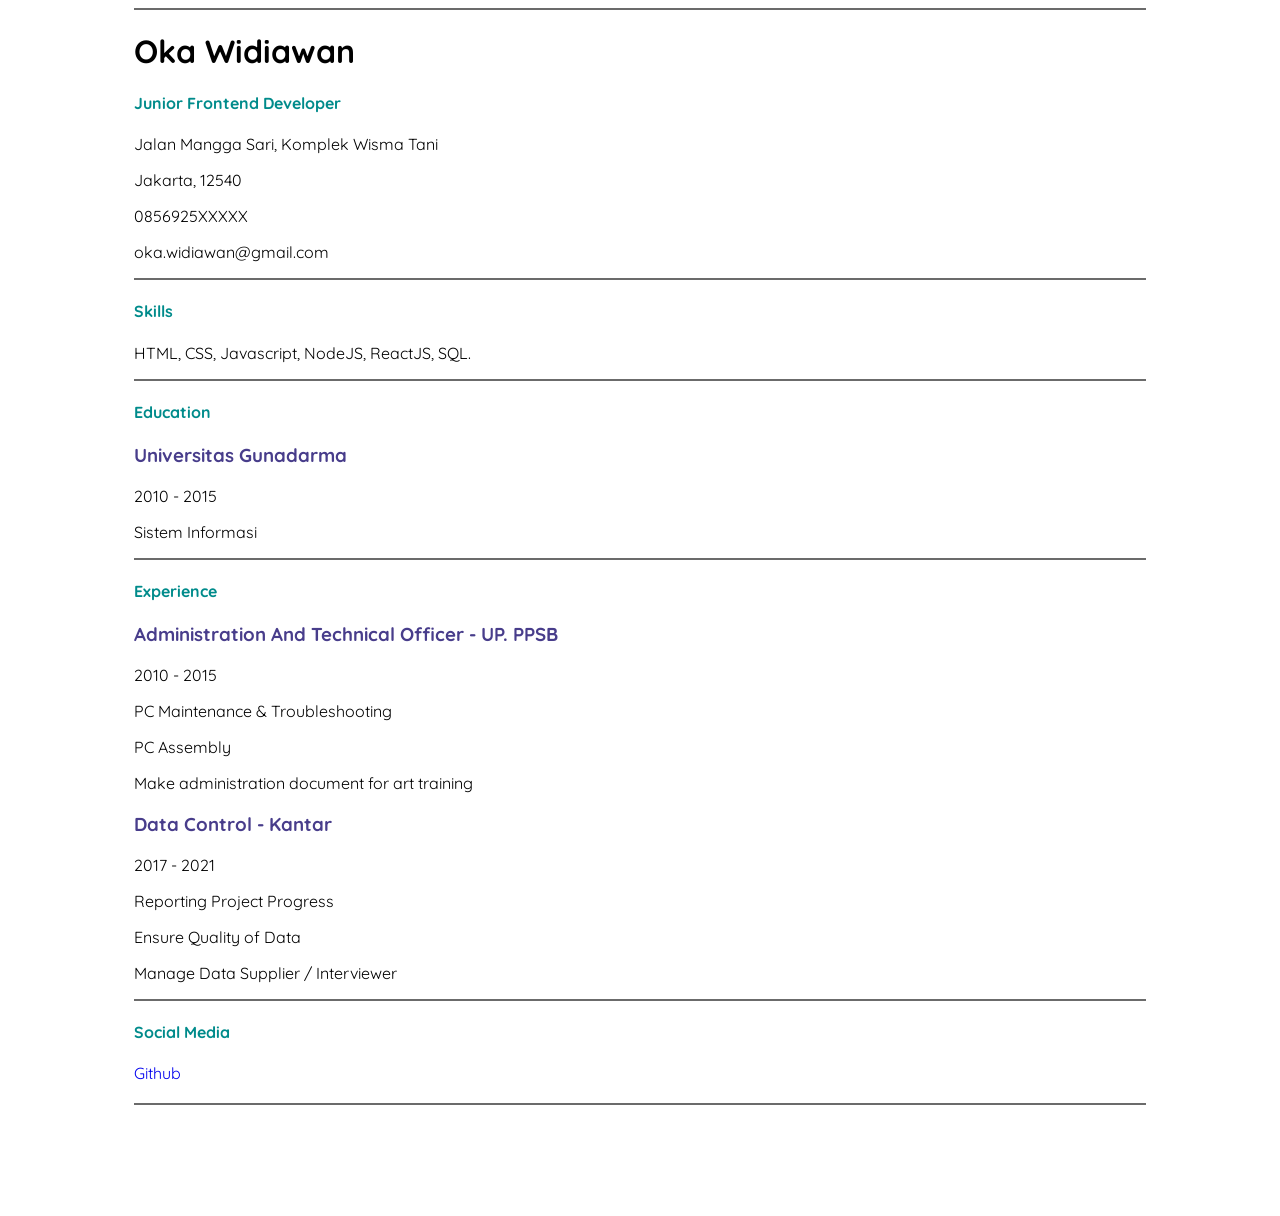
<file: 01-Single-Page-CV/index.html>
<!DOCTYPE html>
<html lang="en">
  <head>
    <meta charset="UTF-8" />
    <meta name="viewport" content="width=device-width, initial-scale=1.0" />
    <link rel="preconnect" href="https://fonts.googleapis.com" />
    <link rel="preconnect" href="https://fonts.gstatic.com" crossorigin />
    <link
      href="https://fonts.googleapis.com/css2?family=Poppins:ital,wght@0,100;0,200;0,300;0,400;0,500;0,600;0,700;0,800;0,900;1,100;1,200;1,300;1,400;1,500;1,600;1,700;1,800;1,900&family=Quicksand:wght@300..700&display=swap"
      rel="stylesheet"
    />
    <title>Single Page CV - Oka</title>
  </head>

  <body style="font-family: 'Quicksand', sans-serif">
    <div style="width: 100%; height: 1200px; display: flex; flex-direction: row; justify-content: center">
      <div style="width: 80%; border-top: 2px solid #6b6b6b">
        <div class="profile">
          <h1>Oka Widiawan</h1>
          <h4 style="color: darkcyan">Junior Frontend Developer</h4>
          <p>Jalan Mangga Sari, Komplek Wisma Tani</p>
          <p>Jakarta, 12540</p>
          <p>0856925XXXXX</p>
          <p>oka.widiawan@gmail.com</p>
        </div>
        <div class="skill" style="border-top: 2px solid #6b6b6b">
          <h4 style="color: darkcyan">Skills</h4>
          <p>HTML, CSS, Javascript, NodeJS, ReactJS, SQL.</p>
        </div>
        <div class="education" style="border-top: 2px solid #6b6b6b">
          <h4 style="color: darkcyan">Education</h4>
          <h3 style="color: darkslateblue">Universitas Gunadarma</h3>
          <p>2010 - 2015</p>
          <p>Sistem Informasi</p>
        </div>
        <div class="experience" style="border-top: 2px solid #6b6b6b">
          <h4 style="color: darkcyan">Experience</h4>
          <h3 style="color: darkslateblue">Administration And Technical Officer - UP. PPSB</h3>
          <p>2010 - 2015</p>
          <p>PC Maintenance & Troubleshooting</p>
          <p>PC Assembly</p>
          <p>Make administration document for art training</p>
          <h3 style="color: darkslateblue">Data Control - Kantar</h3>
          <p>2017 - 2021</p>
          <p>Reporting Project Progress</p>
          <p>Ensure Quality of Data</p>
          <p>Manage Data Supplier / Interviewer</p>
        </div>
        <div class="social-media" style="border-top: 2px solid #6b6b6b; border-bottom: 2px solid #6b6b6b">
          <h4 style="color: darkcyan">Social Media</h4>
          <a href="https://github.com/okawidiawan" style="text-decoration: none; display: block; margin-bottom: 20px">Github</a>
        </div>
      </div>
    </div>
  </body>
</html>
</file>
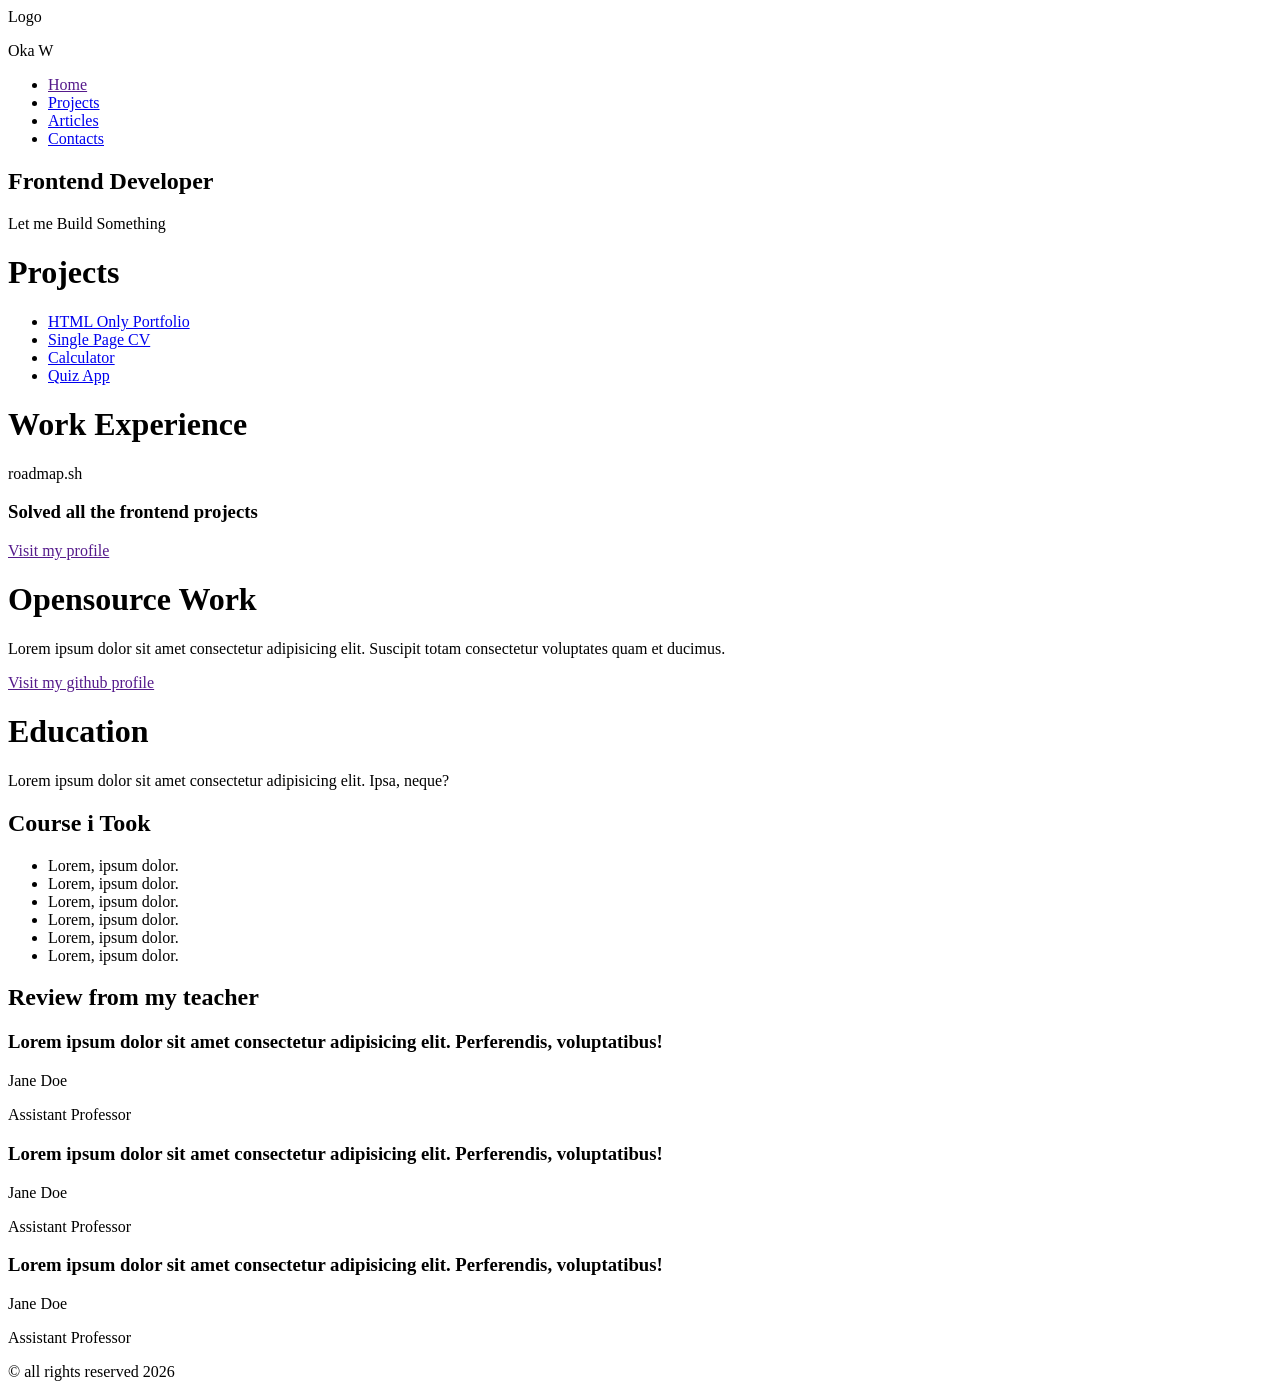
<file: 02-Basic-HTML-Website/index.html>
<!DOCTYPE html>
<html lang="en">
  <head>
    <meta charset="UTF-8" />
    <meta name="viewport" content="width=device-width, initial-scale=1.0" />
    <title>Basic HTML Website</title>
  </head>
  <body>
    <!-- Header -->
    <header>
      <div>
        <span>Logo</span>
        <p>Oka W</p>
      </div>
      <nav>
        <ul>
          <li><a href="">Home</a></li>
          <li><a href="project.html">Projects</a></li>
          <li><a href="articles.html">Articles</a></li>
          <li><a href="contacts.html">Contacts</a></li>
        </ul>
      </nav>
    </header>

    <!-- Main -->
    <section class="hero">
      <div>
        <h1>Frontend Developer</h1>
        <p>Let me Build Something</p>
      </div>
    </section>

    <main class="">
      <div class="project">
        <h1>Projects</h1>
        <ul>
          <li><a href="#">HTML Only Portfolio</a></li>
          <li><a href="#">Single Page CV</a></li>
          <li><a href="#">Calculator</a></li>
          <li><a href="#">Quiz App</a></li>
        </ul>
      </div>
      <div class="work">
        <div class="work-experience">
          <h1>Work Experience</h1>
          <p>roadmap.sh</p>
          <h3>Solved all the frontend projects</h3>
          <a href="">Visit my profile</a>
        </div>
        <div class="opensource-work">
          <h1>Opensource Work</h1>
          <p>Lorem ipsum dolor sit amet consectetur adipisicing elit. Suscipit totam consectetur voluptates quam et ducimus.</p>
          <a href="">Visit my github profile</a>
        </div>
      </div>
      <div class="education">
        <h1>Education</h1>
        <p>Lorem ipsum dolor sit amet consectetur adipisicing elit. Ipsa, neque?</p>
        <h2>Course i Took</h2>
        <ul>
          <li>Lorem, ipsum dolor.</li>
          <li>Lorem, ipsum dolor.</li>
          <li>Lorem, ipsum dolor.</li>
          <li>Lorem, ipsum dolor.</li>
          <li>Lorem, ipsum dolor.</li>
          <li>Lorem, ipsum dolor.</li>
        </ul>
      </div>
    </main>

    <section class="review">
      <h1>Review from my teacher</h1>
      <div class="card">
        <h3>Lorem ipsum dolor sit amet consectetur adipisicing elit. Perferendis, voluptatibus!</h3>
        <p>Jane Doe</p>
        <p>Assistant Professor</p>
      </div>
      <div class="card">
        <h3>Lorem ipsum dolor sit amet consectetur adipisicing elit. Perferendis, voluptatibus!</h3>
        <p>Jane Doe</p>
        <p>Assistant Professor</p>
      </div>
      <div class="card">
        <h3>Lorem ipsum dolor sit amet consectetur adipisicing elit. Perferendis, voluptatibus!</h3>
        <p>Jane Doe</p>
        <p>Assistant Professor</p>
      </div>
    </section>

    <footer>© all rights reserved 2026</footer>
  </body>
</html>
</file>
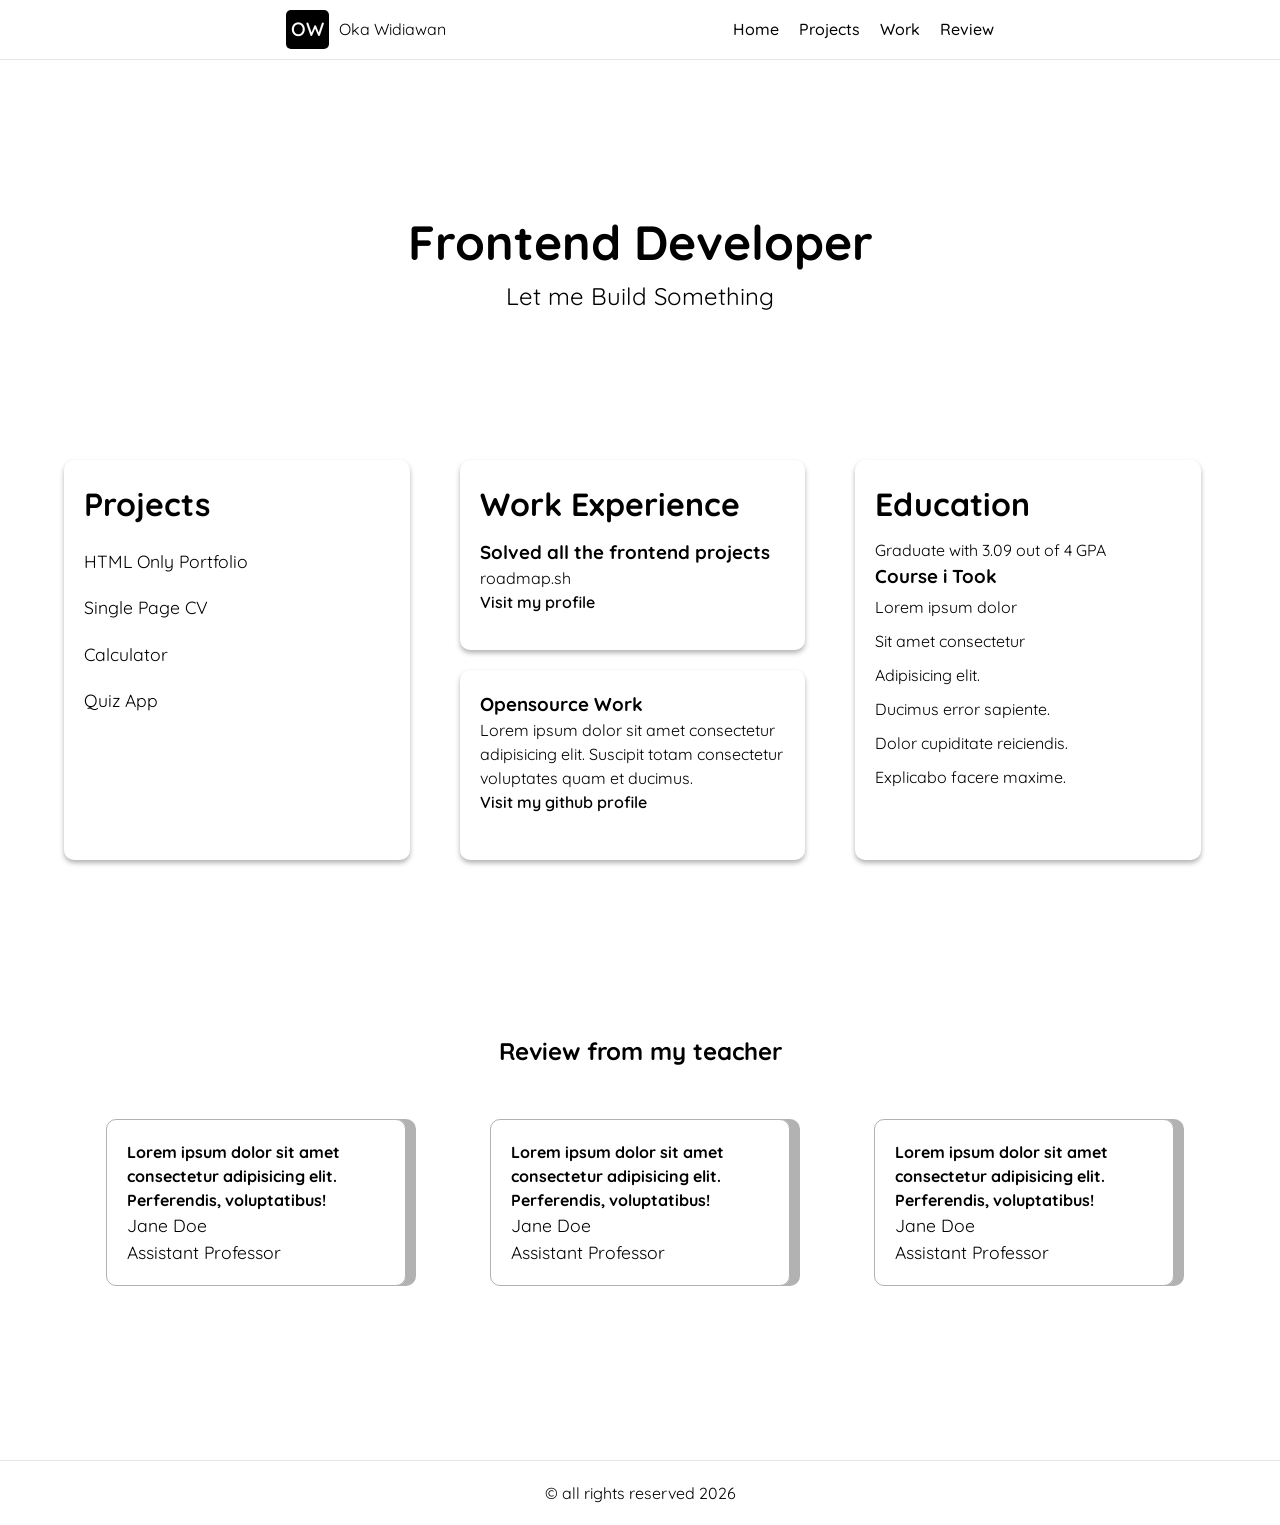
<file: 03-Personal-Portfolio/index.html>
<!doctype html>
<html lang="en">
  <head>
    <meta charset="UTF-8" />
    <meta name="viewport" content="width=device-width, initial-scale=1.0" />
    <title>Personal Portfolio</title>
    <link rel="preconnect" href="https://fonts.googleapis.com" />
    <link rel="preconnect" href="https://fonts.gstatic.com" crossorigin />
    <link
      href="https://fonts.googleapis.com/css2?family=Poppins:ital,wght@0,100;0,200;0,300;0,400;0,500;0,600;0,700;0,800;0,900;1,100;1,200;1,300;1,400;1,500;1,600;1,700;1,800;1,900&family=Quicksand:wght@300..700&display=swap"
      rel="stylesheet"
    />
    <link rel="stylesheet" href="./style.css" />
  </head>
  <body>
    <!-- Header -->
    <header>
      <div class="logo">
        <span>OW</span>
        <p>Oka Widiawan</p>
      </div>
      <nav>
        <ul>
          <li><a href="">Home</a></li>
          <li><a href="#project">Projects</a></li>
          <li><a href="#work">Work</a></li>
          <li><a href="#review">Review</a></li>
        </ul>
      </nav>
    </header>

    <!-- Main -->
    <section class="hero" id="hero">
      <div>
        <h1>Frontend Developer</h1>
        <p>Let me Build Something</p>
      </div>
    </section>

    <!-- Project -->
    <main>
      <div class="main-container">
        <div class="project" id="project">
          <h1>Projects</h1>
          <ul>
            <li><a href="#">HTML Only Portfolio</a></li>
            <li><a href="#">Single Page CV</a></li>
            <li><a href="#">Calculator</a></li>
            <li><a href="#">Quiz App</a></li>
          </ul>
        </div>

        <div class="work" id="work">
          <div class="work-experience">
            <h1>Work Experience</h1>
            <h3>Solved all the frontend projects</h3>
            <p>roadmap.sh</p>
            <a href="">Visit my profile</a>
          </div>
          <div class="opensource-work">
            <h3>Opensource Work</h3>
            <p>Lorem ipsum dolor sit amet consectetur adipisicing elit. Suscipit totam consectetur voluptates quam et ducimus.</p>
            <a href="">Visit my github profile</a>
          </div>
        </div>

        <div class="education">
          <h1>Education</h1>
          <p>Graduate with 3.09 out of 4 GPA</p>
          <h3>Course i Took</h3>
          <ul>
            <li>Lorem ipsum dolor</li>
            <li>Sit amet consectetur</li>
            <li>Adipisicing elit.</li>
            <li>Ducimus error sapiente.</li>
            <li>Dolor cupiditate reiciendis.</li>
            <li>Explicabo facere maxime.</li>
          </ul>
        </div>
      </div>
    </main>

    <!-- Review -->
    <section class="review" id="review">
      <h1>Review from my teacher</h1>
      <div class="card-container">
        <div class="card">
          <h3>Lorem ipsum dolor sit amet consectetur adipisicing elit. Perferendis, voluptatibus!</h3>
          <p>Jane Doe</p>
          <p>Assistant Professor</p>
        </div>
        <div class="card">
          <h3>Lorem ipsum dolor sit amet consectetur adipisicing elit. Perferendis, voluptatibus!</h3>
          <p>Jane Doe</p>
          <p>Assistant Professor</p>
        </div>
        <div class="card">
          <h3>Lorem ipsum dolor sit amet consectetur adipisicing elit. Perferendis, voluptatibus!</h3>
          <p>Jane Doe</p>
          <p>Assistant Professor</p>
        </div>
      </div>
    </section>

    <!-- Footer -->
    <footer>
      <p>© all rights reserved 2026</p>
    </footer>
  </body>
</html>
</file>
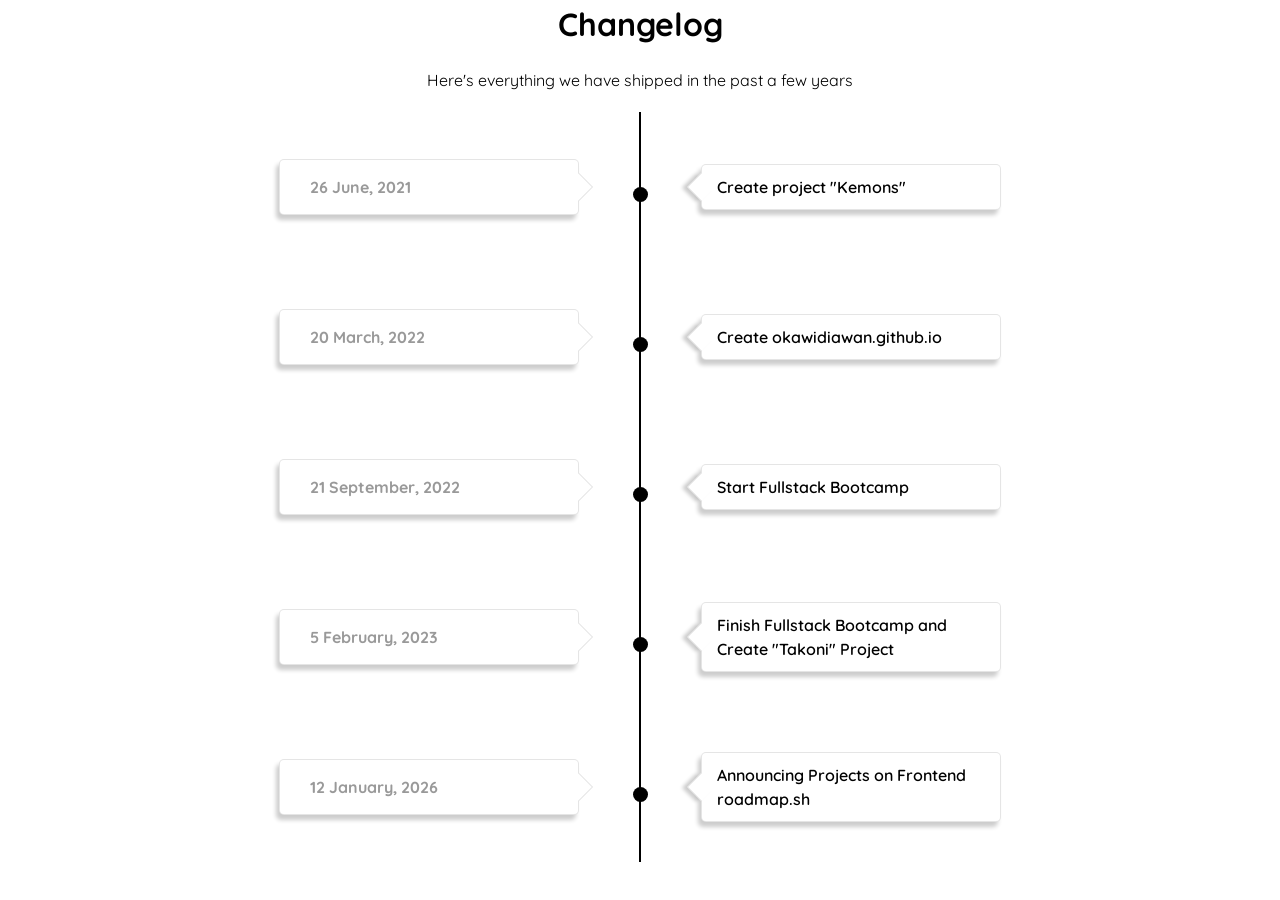
<file: 04-Changelog-Component/index.html>
<!doctype html>
<html lang="en">
  <head>
    <meta charset="UTF-8" />
    <meta name="viewport" content="width=device-width, initial-scale=1.0" />
    <link rel="preconnect" href="https://fonts.googleapis.com" />
    <link rel="preconnect" href="https://fonts.gstatic.com" crossorigin />
    <link
      href="https://fonts.googleapis.com/css2?family=Poppins:ital,wght@0,100;0,200;0,300;0,400;0,500;0,600;0,700;0,800;0,900;1,100;1,200;1,300;1,400;1,500;1,600;1,700;1,800;1,900&family=Quicksand:wght@300..700&display=swap"
      rel="stylesheet"
    />
    <link rel="stylesheet" href="./style.css" />
    <title>Changelog Component</title>
  </head>
  <body>
    <div class="timeline">
      <h1>Changelog</h1>
      <p>Here's everything we have shipped in the past a few years</p>
      <div class="event-container">
        <div class="event">
          <p class="date">26 June, 2021</p>
          <span></span>
          <p class="content">Create project "Kemons"</p>
        </div>
        <div class="event">
          <p class="date">20 March, 2022</p>
          <span></span>
          <p class="content">Create okawidiawan.github.io</p>
        </div>
        <div class="event">
          <p class="date">21 September, 2022</p>
          <span></span>
          <p class="content">Start Fullstack Bootcamp</p>
        </div>
        <div class="event">
          <p class="date">5 February, 2023</p>
          <span></span>
          <p class="content">Finish Fullstack Bootcamp and Create "Takoni" Project</p>
        </div>
        <div class="event">
          <p class="date">12 January, 2026</p>
          <span></span>
          <p class="content">Announcing Projects on Frontend roadmap.sh</p>
        </div>
      </div>
    </div>
  </body>
</html>
</file>
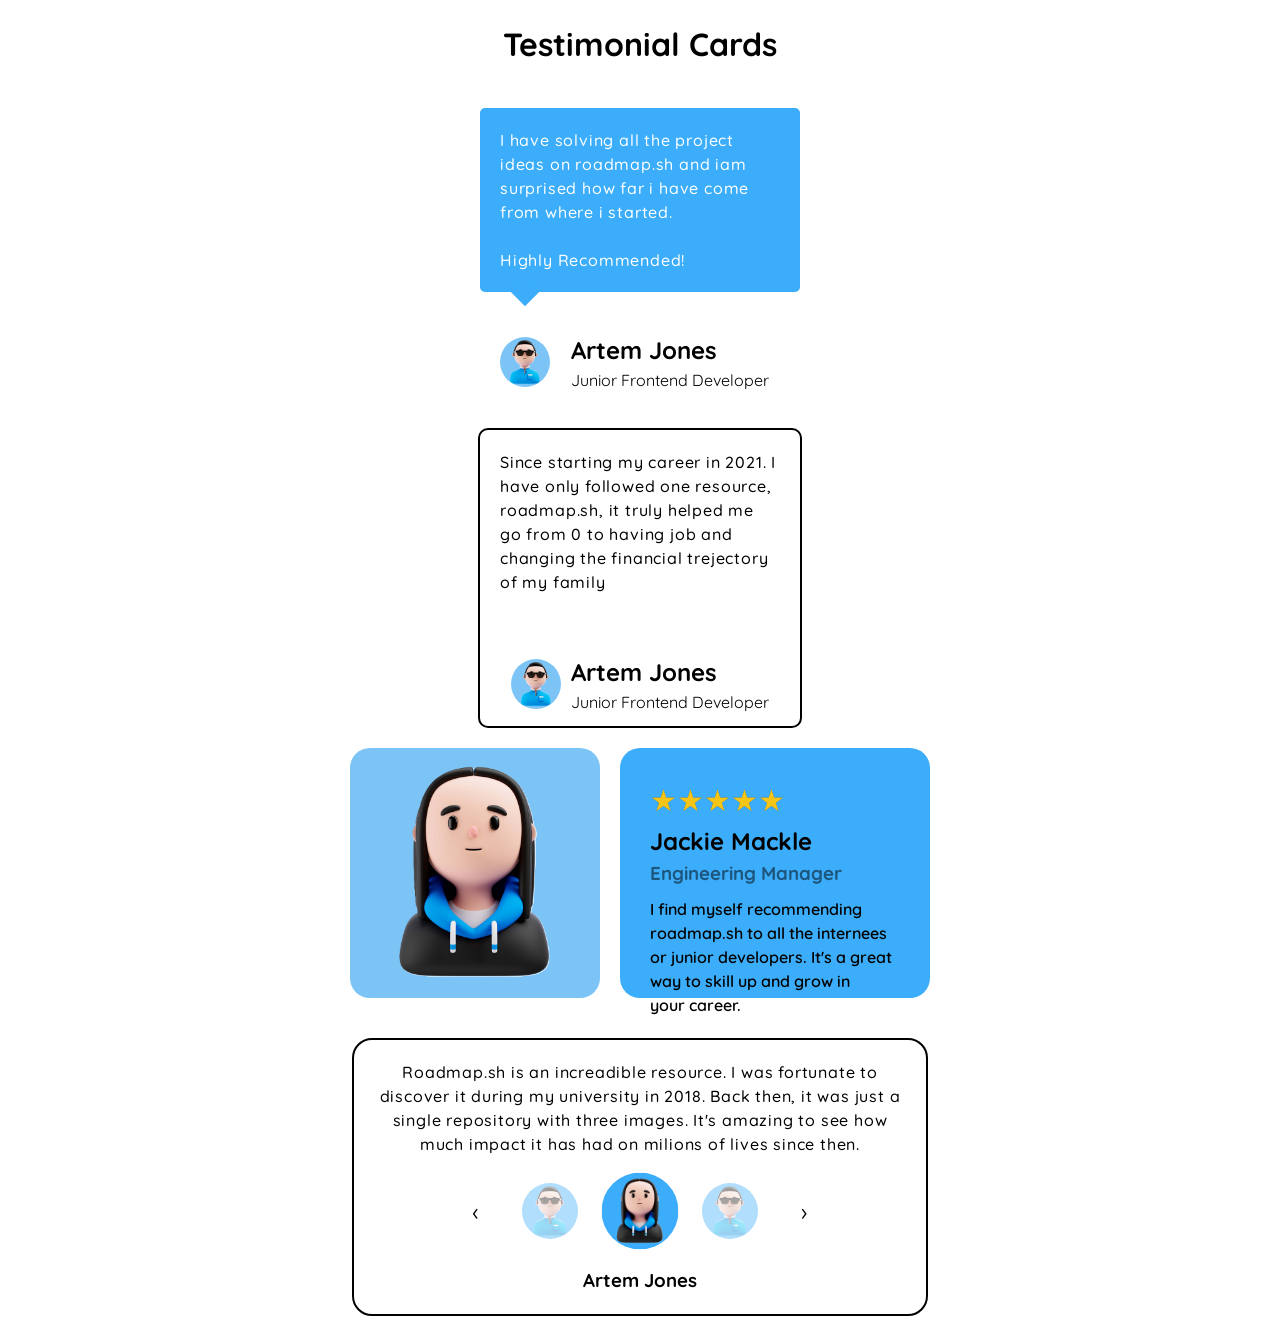
<file: 05-Testimonial-Cards/index.html>
<!doctype html>
<html lang="en">
  <head>
    <meta charset="UTF-8" />
    <meta name="viewport" content="width=device-width, initial-scale=1.0" />
    <link rel="preconnect" href="https://fonts.googleapis.com" />
    <link rel="preconnect" href="https://fonts.gstatic.com" crossorigin />
    <link
      href="https://fonts.googleapis.com/css2?family=Poppins:ital,wght@0,100;0,200;0,300;0,400;0,500;0,600;0,700;0,800;0,900;1,100;1,200;1,300;1,400;1,500;1,600;1,700;1,800;1,900&family=Quicksand:wght@300..700&display=swap"
      rel="stylesheet"
    />
    <link rel="stylesheet" href="./style.css" />
    <title>Testimonial Cards</title>
  </head>
  <body>
    <div class="container">
      <h1>Testimonial Cards</h1>

      <div class="testimonial-container">
        <!-- Testimonial 1 -->
        <div class="testimonial-card-1">
          <div class="testimonial-text">
            <p>I have solving all the project ideas on roadmap.sh and iam surprised how far i have come from where i started.</p>
            <br />
            <p>Highly Recommended!</p>
          </div>
          <div class="testimonial-profile">
            <img src="./img/male.png" alt="" />

            <div class="testimonial-name">
              <h2>Artem Jones</h2>
              <p>Junior Frontend Developer</p>
            </div>
          </div>
        </div>

        <!-- Testimonial 2 -->
        <div class="testimonial-card-2">
          <div class="testimonial-text">
            <p>Since starting my career in 2021. I have only followed one resource, roadmap.sh, it truly helped me go from 0 to having job and changing the financial trejectory of my family</p>
          </div>
          <div class="testimonial-profile">
            <img src="./img/male.png" alt="" />

            <div class="testimonial-name">
              <h2>Artem Jones</h2>
              <p>Junior Frontend Developer</p>
            </div>
          </div>
        </div>

        <!-- Testimonial 3 -->
        <div class="testimonial-card-3">
          <img src="./img/female.png" alt="" />
          <div class="testimonial-detail">
            <div class="rating">
              <div class="stars-bg">★★★★★</div>
              <div class="stars-fill" style="width: 100%">★★★★★</div>
            </div>
            <h2>Jackie Mackle</h2>
            <h3>Engineering Manager</h3>
            <p>I find myself recommending roadmap.sh to all the internees or junior developers. It's a great way to skill up and grow in your career.</p>
          </div>
        </div>

        <!-- Testimonial 4 -->
        <div class="testimonial-card-4">
          <div class="testimonial-text">
            <p>
              Roadmap.sh is an increadible resource. I was fortunate to discover it during my university in 2018. Back then, it was just a single repository with three images. It's amazing to see how much impact it has had on milions of
              lives since then.
            </p>
          </div>
          <div class="testimonial-slider">
            <button class="nav prev">‹</button>

            <div class="track">
              <div class="item">
                <img src="./img/male.png" />
              </div>
              <div class="item active">
                <img src="./img/female.png" />
              </div>
              <div class="item">
                <img src="./img/male.png" />
              </div>
            </div>

            <button class="nav next">›</button>
          </div>
          <div class="testimonial-name">
            <h3>Artem Jones</h3>
          </div>
        </div>
      </div>
    </div>
  </body>
</html>
</file>
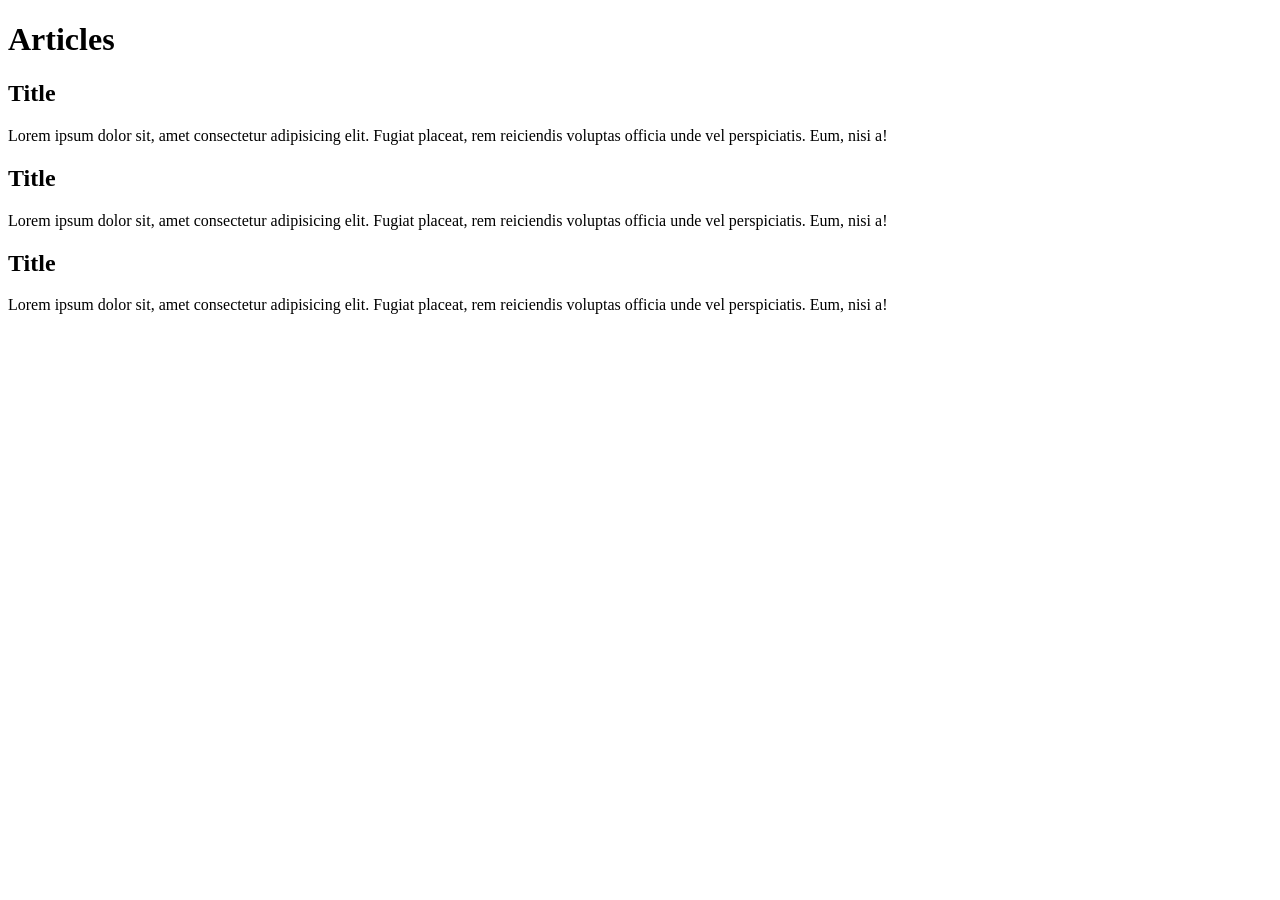
<file: 02-Basic-HTML-Website/articles.html>
<!DOCTYPE html>
<html lang="en">
  <head>
    <meta charset="UTF-8" />
    <meta name="viewport" content="width=device-width, initial-scale=1.0" />
    <title>Articles</title>
  </head>
  <body>
    <main>
      <h1>Articles</h1>
      <div class="card-article">
        <h2>Title</h2>
        <p>Lorem ipsum dolor sit, amet consectetur adipisicing elit. Fugiat placeat, rem reiciendis voluptas officia unde vel perspiciatis. Eum, nisi a!</p>
      </div>
      <div class="card-article">
        <h2>Title</h2>
        <p>Lorem ipsum dolor sit, amet consectetur adipisicing elit. Fugiat placeat, rem reiciendis voluptas officia unde vel perspiciatis. Eum, nisi a!</p>
      </div>
      <div class="card-article">
        <h2>Title</h2>
        <p>Lorem ipsum dolor sit, amet consectetur adipisicing elit. Fugiat placeat, rem reiciendis voluptas officia unde vel perspiciatis. Eum, nisi a!</p>
      </div>
    </main>
  </body>
</html>
</file>
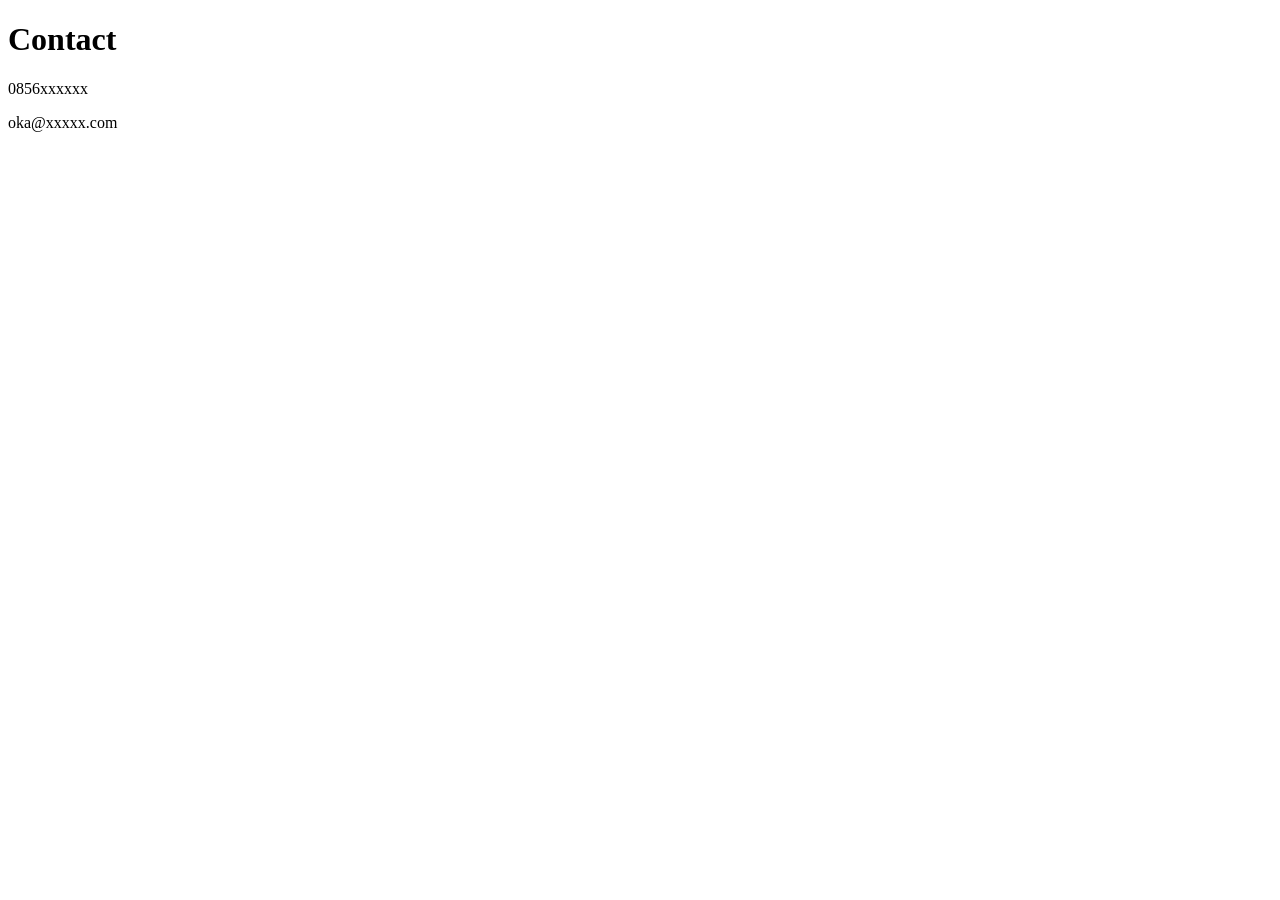
<file: 02-Basic-HTML-Website/contacts.html>
<!DOCTYPE html>
<html lang="en">
  <head>
    <meta charset="UTF-8" />
    <meta name="viewport" content="width=device-width, initial-scale=1.0" />
    <title>Contacts</title>
  </head>
  <body>
    <main>
      <div>
        <h1>Contact</h1>
        <p>0856xxxxxx</p>
        <p>oka@xxxxx.com</p>
      </div>
    </main>
  </body>
</html>
</file>
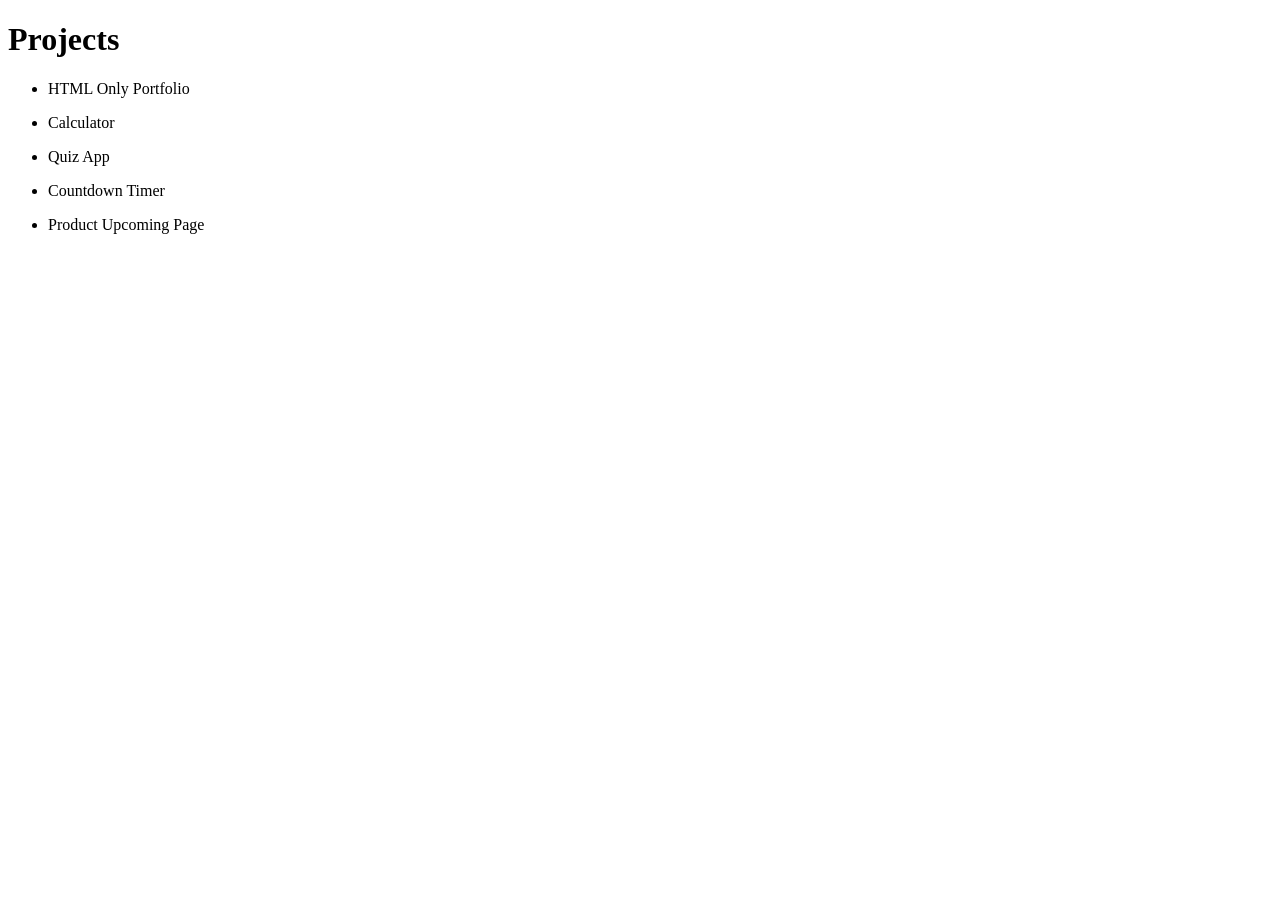
<file: 02-Basic-HTML-Website/project.html>
<!DOCTYPE html>
<html lang="en">
  <head>
    <meta charset="UTF-8" />
    <meta name="viewport" content="width=device-width, initial-scale=1.0" />
    <title>Projects</title>
  </head>
  <body>
    <main>
      <h1>Projects</h1>
      <ul>
        <li>HTML Only Portfolio</li>
      </ul>
      <ul>
        <li>Calculator</li>
      </ul>
      <ul>
        <li>Quiz App</li>
      </ul>
      <ul>
        <li>Countdown Timer</li>
      </ul>
      <ul>
        <li>Product Upcoming Page</li>
      </ul>
    </main>
  </body>
</html>
</file>
<file: 03-Personal-Portfolio/style.css>
/* 1. Use a more-intuitive box-sizing model */
*,
*::before,
*::after {
  box-sizing: border-box;
}

/* 2. Remove default margin */
*:not(dialog) {
  margin: 0;
}

/* 3. Enable keyword animations */
@media (prefers-reduced-motion: no-preference) {
  html {
    interpolate-size: allow-keywords;
  }
}

body {
  /* 4. Add accessible line-height */
  line-height: 1.5;
  /* 5. Improve text rendering */
  -webkit-font-smoothing: antialiased;
}

/* 6. Improve media defaults */
img,
picture,
video,
canvas,
svg {
  display: block;
  max-width: 100%;
}

/* 7. Inherit fonts for form controls */
input,
button,
textarea,
select {
  font: inherit;
}

/* 8. Avoid text overflows */
p,
h1,
h2,
h3,
h4,
h5,
h6 {
  overflow-wrap: break-word;
}

/* 9. Improve line wrapping */
p {
  text-wrap: pretty;
}
h1,
h2,
h3,
h4,
h5,
h6 {
  text-wrap: balance;
}

/*
  10. Create a root stacking context
*/
#root,
#__next {
  isolation: isolate;
}

* {
  font-family: "Quicksand", sans-serif;
  box-sizing: border-box;
}

/* Header Section */
header {
  display: flex;
  border-bottom: 1px solid #e6e5e5;
  justify-content: space-evenly;
  padding: 10px 0;
}

.logo,
nav ul {
  display: flex;
  justify-content: center;
  align-items: center;
}

.logo {
  align-items: center;
}

.logo span {
  background-color: black;
  color: white;
  padding: 5px 5px;
  font-size: 1.2rem;
  font-weight: 600;
  border-radius: 5px;
  margin: 0px 10px;
}

nav {
  display: flex;
}

nav ul {
  padding: 0;
}

nav ul li {
  display: block;
  margin: 0 10px;
}

nav ul li a {
  text-decoration: none;
  color: black;
  font-weight: 500;
}

/* Hero Section */

.hero {
  height: 400px;
}

.hero div {
  display: flex;
  flex-direction: column;
  justify-content: center;
  align-items: center;
  height: 100%;
}

.hero div h1 {
  font-size: 3rem;
  margin: 0;
}

.hero div p {
  font-size: 1.5rem;
  margin: 0;
}

/* Main Section */
main {
  width: 100%;
  display: flex;
  justify-content: space-evenly;
}

.main-container {
  display: flex;
  width: 90%;
  /* border: 1px solid black; */
}

.main-container h1 {
  margin-bottom: 10px;
}

/* PROJECT */
.project {
  display: flex;
  flex-direction: column;
  width: 30%;
  box-shadow: 0 3px 5px rgba(0, 0, 0, 0.3);
  border-radius: 10px;
  padding: 20px;
  margin-right: 50px;
  margin-bottom: 50px;
  height: 400px;
}

.project ul {
  display: flex;
  flex-direction: column;
  padding: 0;
}

.project ul li {
  display: block;
  /* border-bottom: 1px solid #e6e5e5; */
  padding: 10px 0;
}

.project ul li a {
  text-decoration: none;
  color: black;
  font-size: 1.1rem;
}

/* WORK */
.work {
  display: flex;
  flex-direction: column;
  /* box-shadow: 0 3px 5px rgba(0, 0, 0, 0.3); */
  width: 30%;
  border-radius: 10px;
  margin-right: 50px;
  margin-bottom: 50px;
}

.work-experience {
  box-shadow: 0 3px 5px rgba(0, 0, 0, 0.3);
  padding: 20px;
  margin-bottom: 20px;
  height: 190px;
  border-radius: 10px;
}

.work-experience a {
  text-decoration: none;
  color: black;
  font-weight: 600;
}

.opensource-work {
  box-shadow: 0 3px 5px rgba(0, 0, 0, 0.3);
  padding: 20px;
  height: 190px;
  border-radius: 10px;
}

.opensource-work a {
  text-decoration: none;
  color: black;
  font-weight: 600;
}

/* EDUCATION */
.education {
  display: flex;
  flex-direction: column;
  width: 30%;
  box-shadow: 0 3px 5px rgba(0, 0, 0, 0.3);
  border-radius: 10px;
  padding: 20px;
  margin-bottom: 50px;
  height: 400px;
}

.education ul {
  padding: 0;
}

.education ul li {
  display: block;
  padding: 5px 0;
}

/* Review */
.review {
  display: flex;
  flex-direction: column;
  align-items: center;
  justify-content: center;
  height: 500px;
}

.review h1 {
  margin-bottom: 50px;
}

.card-container {
  width: 90%;
  display: flex;
  justify-content: space-around;
}

.card-container .card {
  width: 300px;
  padding: 20px;
  box-shadow: 10px 0px 0px rgba(0, 0, 0, 0.3);
  margin: 0px 10px;
  border-radius: 10px;
  border: 1px solid rgba(0, 0, 0, 0.3);
}

.card-container .card h3 {
  font-size: 1rem;
}

.card-container .card p {
  font-size: 1.1rem;
}

footer {
  display: flex;
  justify-content: center;
  margin-top: 50px;
  padding: 20px;
  border-top: 1px solid #e6e5e5;
}

@media (max-width: 1200px) {
  .main-container {
    width: 100%;
    flex-direction: column;
    padding: 20px;
  }
  .main-container h1 {
    font-size: 1.6rem;
  }

  .main-container .project,
  .main-container .work,
  .main-container .education {
    width: 100%;
    height: 100%;
  }
}

@media (max-width: 600px) {
  header {
    flex-direction: column;
    align-items: center;
  }
  header .logo {
    flex-direction: column;
  }
  nav {
    margin-top: 30px;
  }
  .hero {
    height: 300px;
  }
  .hero div h1 {
    font-size: 1.8rem;
  }
  .hero div p {
    font-size: 1.1rem;
  }
  .card-container {
    flex-direction: column;
  }
  .card-container .card {
    width: 100%;
    margin-bottom: 10px;
  }
}
</file>
<file: 04-Changelog-Component/style.css>
/* 1. Use a more-intuitive box-sizing model */
*,
*::before,
*::after {
  box-sizing: border-box;
  font-family: "Quicksand", sans-serif;
}

/* 2. Remove default margin */
*:not(dialog) {
  margin: 0;
}

/* 3. Enable keyword animations */
@media (prefers-reduced-motion: no-preference) {
  html {
    interpolate-size: allow-keywords;
  }
}

body {
  /* 4. Add accessible line-height */
  line-height: 1.5;
  /* 5. Improve text rendering */
  -webkit-font-smoothing: antialiased;
}

/* 6. Improve media defaults */
img,
picture,
video,
canvas,
svg {
  display: block;
  max-width: 100%;
}

/* 7. Inherit fonts for form controls */
input,
button,
textarea,
select {
  font: inherit;
}

/* 8. Avoid text overflows */
p,
h1,
h2,
h3,
h4,
h5,
h6 {
  overflow-wrap: break-word;
}

/* 9. Improve line wrapping */
p {
  text-wrap: pretty;
}
h1,
h2,
h3,
h4,
h5,
h6 {
  text-wrap: balance;
}

/*
  10. Create a root stacking context
*/
#root,
#__next {
  isolation: isolate;
}

.timeline {
  display: flex;
  flex-direction: column;
  align-items: center;
}

.timeline h1,
.timeline p {
  margin-bottom: 20px;
}

.event {
  display: flex;
}

.event span {
  width: 2px;
  height: 150px;
  background-color: black;
  position: relative;
  margin: 0 60px;
}

.event span::before {
  content: "";
  width: 15px;
  height: 15px;
  background-color: black;
  position: absolute;
  border-radius: 50%;
  left: -6px;
  top: 50%;
}

.event .date {
  width: 300px;
  max-height: 150px;
  margin: 30px 5px;
  padding: 15px 30px;
  border: 1px solid rgba(0, 0, 0, 0.1);
  position: relative;
  background-color: white;
  border-radius: 5px;
  box-shadow: -3px 5px 4px rgba(0, 0, 0, 0.2);
  font-weight: 700;
  color: rgba(0, 0, 0, 0.4);
  display: block;
  margin: auto;
}

.event .date::before {
  content: "";
  position: absolute;
  width: 20px;
  height: 20px;
  border: 1px solid rgba(0, 0, 0, 0.1);
  border-left: none;
  border-bottom: none;
  background-color: white;
  right: -11px;
  top: 50%;
  transform: translateY(-50%) rotate(45deg);
}

.event .content {
  width: 300px;
  max-height: 150px;
  margin: auto;
  padding: 10px 15px;
  border: 1px solid rgba(0, 0, 0, 0.1);
  position: relative;
  background-color: white;
  border-radius: 5px;
  box-shadow: -3px 5px 4px rgba(0, 0, 0, 0.2);
  font-weight: 600;
}

.event .content::before {
  content: "";
  position: absolute;
  width: 20px;
  height: 20px;
  border: 1px solid rgba(0, 0, 0, 0.1);
  box-shadow: -3px 4px 4px rgba(0, 0, 0, 0.2);
  border-right: none;
  border-top: none;
  background-color: white;
  left: -11px;
  top: 50%;
  transform: translateY(-50%) rotate(45deg);
}

@media (max-width: 750px) {
  .event {
    /* border: 1px solid black; */
  }
  .event span {
    order: 1;
    margin: 0 10px;
    height: 100px;
  }
  .event .date {
    border: none;
    box-shadow: none;
    order: 2;
    width: auto;
    padding: 0px 10px;
    margin: auto;
  }
  .event .date::before {
    display: none;
  }
  .event .content {
    border: none;
    box-shadow: none;
    order: 3;
    max-width: 250px;
    padding: 0px 10px;
    margin: auto;
  }
  .event .content::before {
    display: none;
  }
}
</file>
<file: 05-Testimonial-Cards/style.css>
/* 1. Use a more-intuitive box-sizing model */
*,
*::before,
*::after {
  box-sizing: border-box;
  font-family: "Quicksand", sans-serif;
}

/* 2. Remove default margin */
*:not(dialog) {
  margin: 0;
}

/* 3. Enable keyword animations */
@media (prefers-reduced-motion: no-preference) {
  html {
    interpolate-size: allow-keywords;
  }
}

body {
  /* 4. Add accessible line-height */
  line-height: 1.5;
  /* 5. Improve text rendering */
  -webkit-font-smoothing: antialiased;
}

/* 6. Improve media defaults */
img,
picture,
video,
canvas,
svg {
  display: block;
  max-width: 100%;
}

/* 7. Inherit fonts for form controls */
input,
button,
textarea,
select {
  font: inherit;
}

/* 8. Avoid text overflows */
p,
h1,
h2,
h3,
h4,
h5,
h6 {
  overflow-wrap: break-word;
}

/* 9. Improve line wrapping */
p {
  text-wrap: pretty;
}
h1,
h2,
h3,
h4,
h5,
h6 {
  text-wrap: balance;
}

/*
  10. Create a root stacking context
*/
#root,
#__next {
  isolation: isolate;
}

.container {
  display: flex;
  flex-direction: column;
  align-items: center;
}

.container h1 {
  margin: 20px 0;
}

.testimonial-container {
  display: flex;
  width: 50%;
  justify-content: space-evenly;
  flex-wrap: wrap;
}

.testimonial-card-1 {
  width: 50%;
  max-height: 300px;
  margin: 20px;
}

.testimonial-text {
  max-width: 320px;
  background-color: #3badfa;
  padding: 20px;
  border-radius: 5px;
  position: relative;
}

.testimonial-text::before {
  content: "";
  width: 20px;
  height: 20px;
  background-color: #3badfa;
  position: absolute;
  bottom: -10px;
  left: 35px;
  transform: rotate(45deg);
}

.testimonial-text p {
  letter-spacing: 0.8px;
  font-weight: 500;
  color: white;
}

.testimonial-profile {
  margin: 20px 0;
  padding: 0 20px;
  max-width: 320px;
  display: flex;
  align-items: center;
}

.testimonial-profile img {
  width: 50px;
  background-color: #7bc4f5;
  border-radius: 50%;
  margin-right: 10px;
}

.testimonial-card-2 {
  width: auto;
  max-height: 300px;
  border-radius: 10px;
  display: flex;
  flex-direction: column;
  align-items: center;
  border: 2px solid black;
}

.testimonial-card-2 .testimonial-text {
  background-color: transparent;
  border-radius: 0;
}
.testimonial-card-2 .testimonial-text p {
  color: black;
}

.testimonial-card-2 .testimonial-text::before {
  display: none;
}

.testimonial-card-3 {
  width: 100%;
  display: flex;
  margin: 20px 30px;
  justify-content: space-evenly;
  max-height: 250px;
}

.testimonial-card-3 img {
  max-width: 250px;
  background-color: #7bc4f5;
  border-radius: 20px;
  margin-right: 20px;
}

.testimonial-detail {
  max-width: 500px;
  background-color: #3badfa;
  padding: 30px;
  border-radius: 20px;
}

.rating {
  position: relative;
  display: inline-block;
  font-size: 30px;
}

.stars-bg {
  color: #555;
}

.stars-fill {
  position: absolute;
  top: 0;
  left: 0;
  color: #f5c518;
  overflow: hidden;
  white-space: nowrap;
}

.testimonial-card-3 .testimonial-detail h3 {
  color: rgba(0, 0, 0, 0.5);
}

.testimonial-card-3 .testimonial-detail {
  /* max-width: 600px; */
}

.testimonial-card-3 .testimonial-detail p {
  margin-top: 10px;
  font-weight: 600;
}

.testimonial-card-4 {
  width: 90%;
  display: flex;
  margin: 20px;
  border-radius: 20px;
  border: 2px solid black;
  flex-direction: column;
}

.testimonial-card-4 .testimonial-text {
  background-color: transparent;
  max-width: 100%;
}

.testimonial-card-4 .testimonial-text::before {
  display: none;
}

.testimonial-card-4 .testimonial-text p {
  color: black;
  text-align: center;
}

.testimonial-slider {
  display: flex;
  align-items: center;
  gap: 20px;
  justify-content: center;
}

.track {
  display: flex;
}

.track .item {
  margin: 0 10px;
}

.track .item {
  width: 70px;
  height: 70px;
  border-radius: 50%;
  overflow: hidden;
  opacity: 0.4;
  transform: scale(0.8);
  transition: all 0.3s ease;
}

.item img {
  width: 100%;
  height: 100%;
  object-fit: cover;
  background-color: #3badfa;
}

.track .item.active {
  opacity: 1;
  transform: scale(1.1);
}

.nav {
  background: none;
  border: none;
  font-size: 24px;
  cursor: pointer;
}

.testimonial-name {
  margin: 20px auto;
}
</file>
